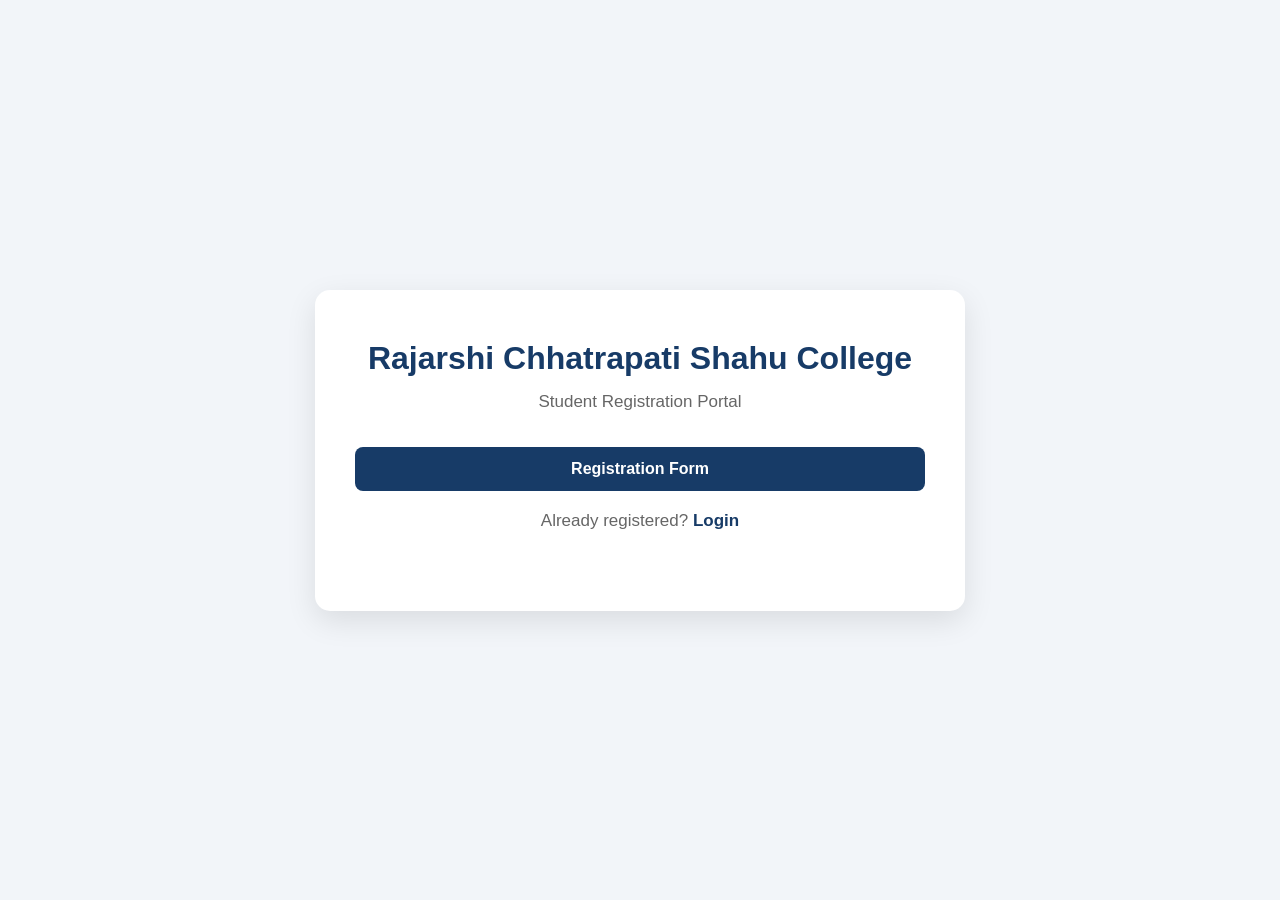
<file: index.html>
<!DOCTYPE html>
<html lang="en">
<head>
    <meta charset="UTF-8">
    <meta name="viewport" content="width=device-width, initial-scale=1.0">
    <title>Rajarshi Chhatrapati Shahu College</title>
    <link rel="stylesheet" href="style.css">
</head>

<body>

    <div class="home-container">

        <div class="college-card">

            <h1>Rajarshi Chhatrapati Shahu College</h1>

            <p>Student Registration Portal</p>

            <a href="registration.html" class="btn">
                Registration Form
            </a>

            <p class="login-text">
                Already registered?
                <a href="login.html">Login</a>
            </p>

        </div>

    </div>

</body>
</html>
</file>
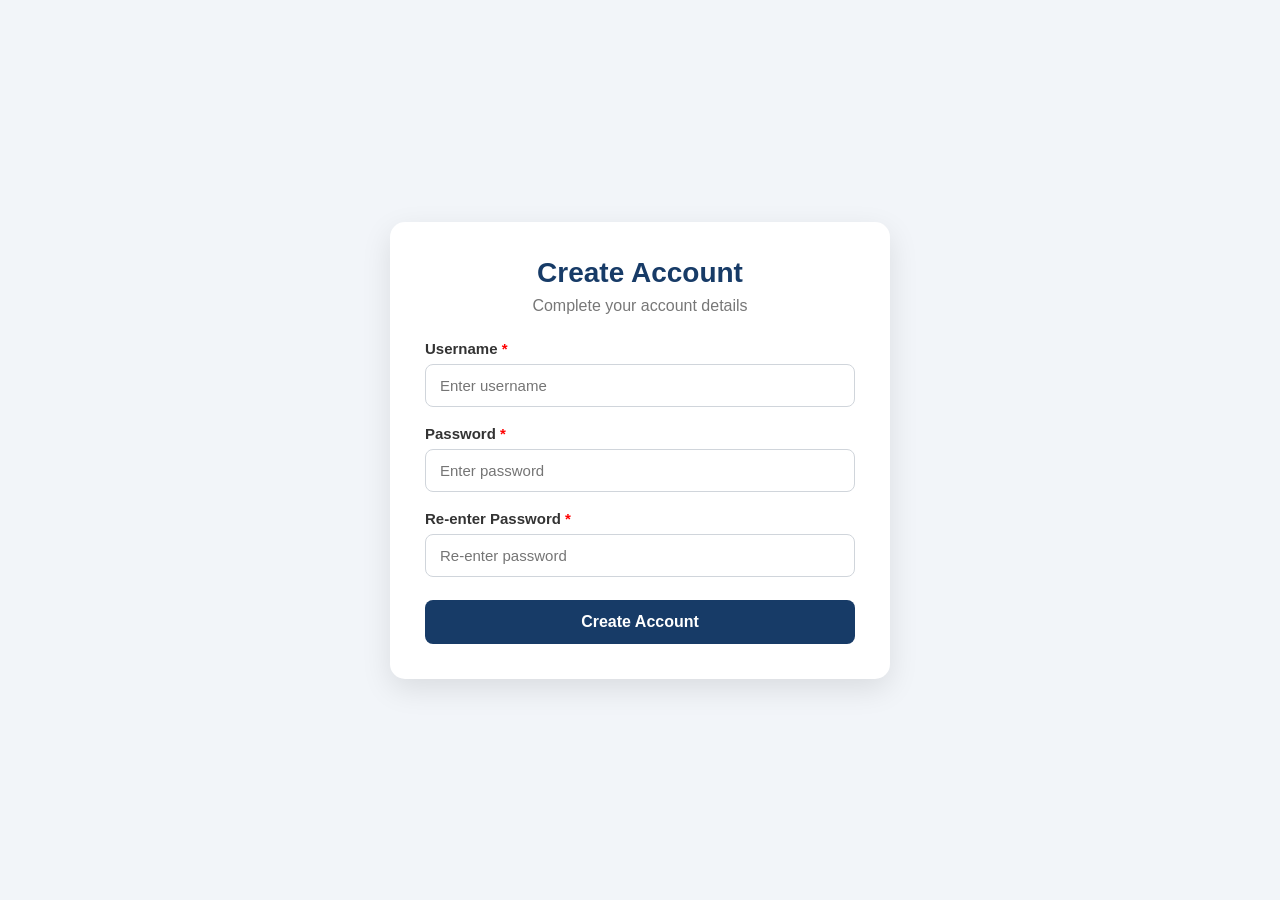
<file: account.html>
<!DOCTYPE html>
<html lang="en">
<head>
    <meta charset="UTF-8">
    <meta name="viewport" content="width=device-width, initial-scale=1.0">
    <title>Create Account</title>
    <link rel="stylesheet" href="style.css">
</head>

<body>

    <div class="form-container">

        <div class="form-card">

            <h2>Create Account</h2>

            <p class="subtitle">
                Complete your account details
            </p>

            <form action="login.html">

                <div class="input-group">
                    <label>Username <span>*</span></label>
                    <input type="text" placeholder="Enter username" required>
                </div>

                <div class="input-group">
                    <label>Password <span>*</span></label>
                    <input type="password" placeholder="Enter password" required>
                </div>

                <div class="input-group">
                    <label>Re-enter Password <span>*</span></label>
                    <input type="password" placeholder="Re-enter password" required>
                </div>

                <button type="submit" class="btn">
                    Create Account
                </button>

            </form>

        </div>

    </div>

</body>
</html>
</file>
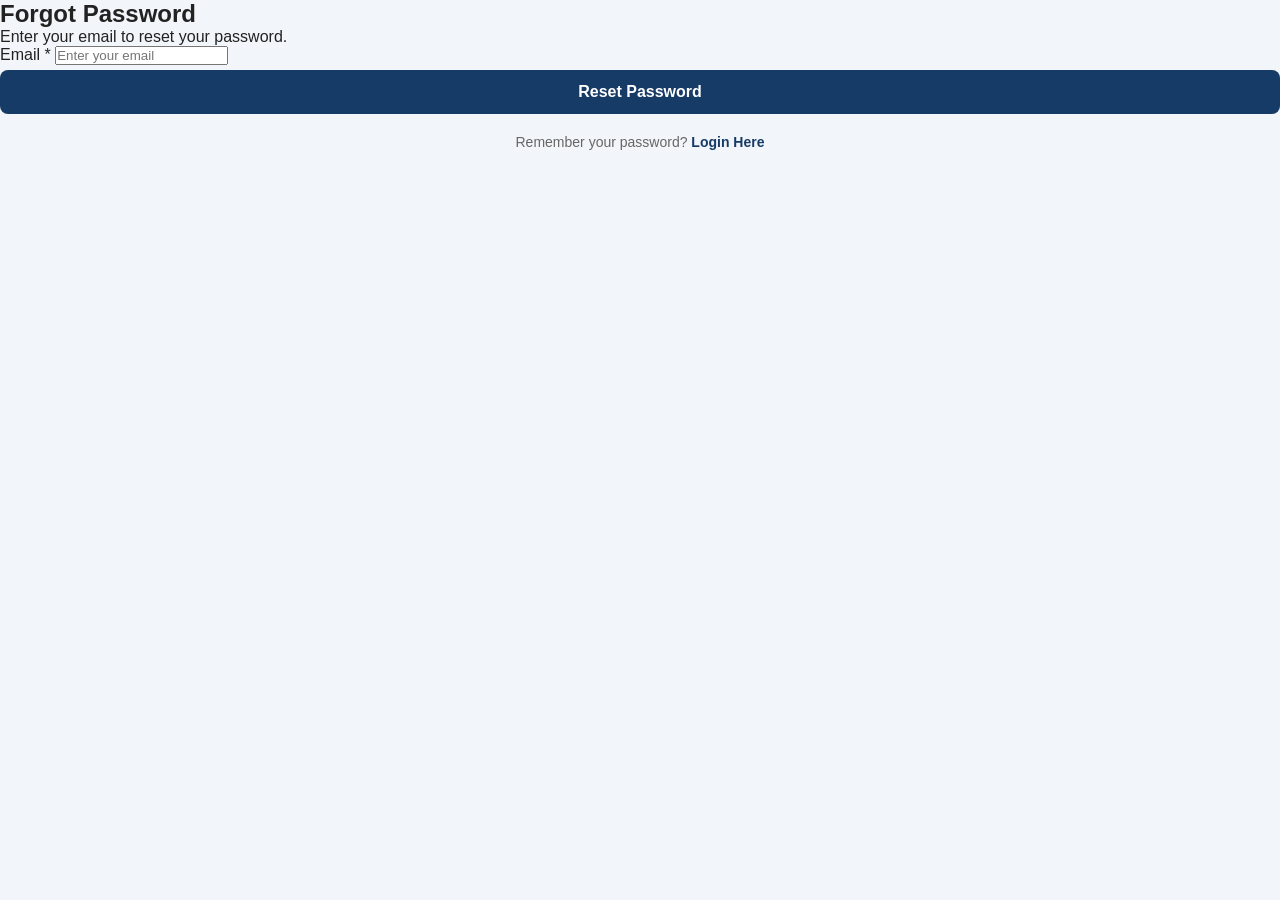
<file: forgotpassword.html>
<!DOCTYPE html>
<html lang="en">
<head>
    <meta charset="UTF-8">
    <meta name="viewport" content="width=device-width, initial-scale=1.0">
    <title>Forgot Password</title>
    <link rel="stylesheet" href="style.css">
</head>

<body>

    <div class="container">
        <div class="card">

            <h2>Forgot Password</h2>

            <p class="welcome">
                Enter your email to reset your password.
            </p>

            <form>

                <label for="email">
                    Email <span>*</span>
                </label>

                <input
                    type="email"
                    id="email"
                    name="email"
                    placeholder="Enter your email"
                    required
                >

                <button type="submit" class="btn">
                    Reset Password
                </button>

            </form>

            <p class="login-text">
                Remember your password?
                <a href="login.html">Login Here</a>
            </p>

        </div>
    </div>

</body>
</html>
</file>
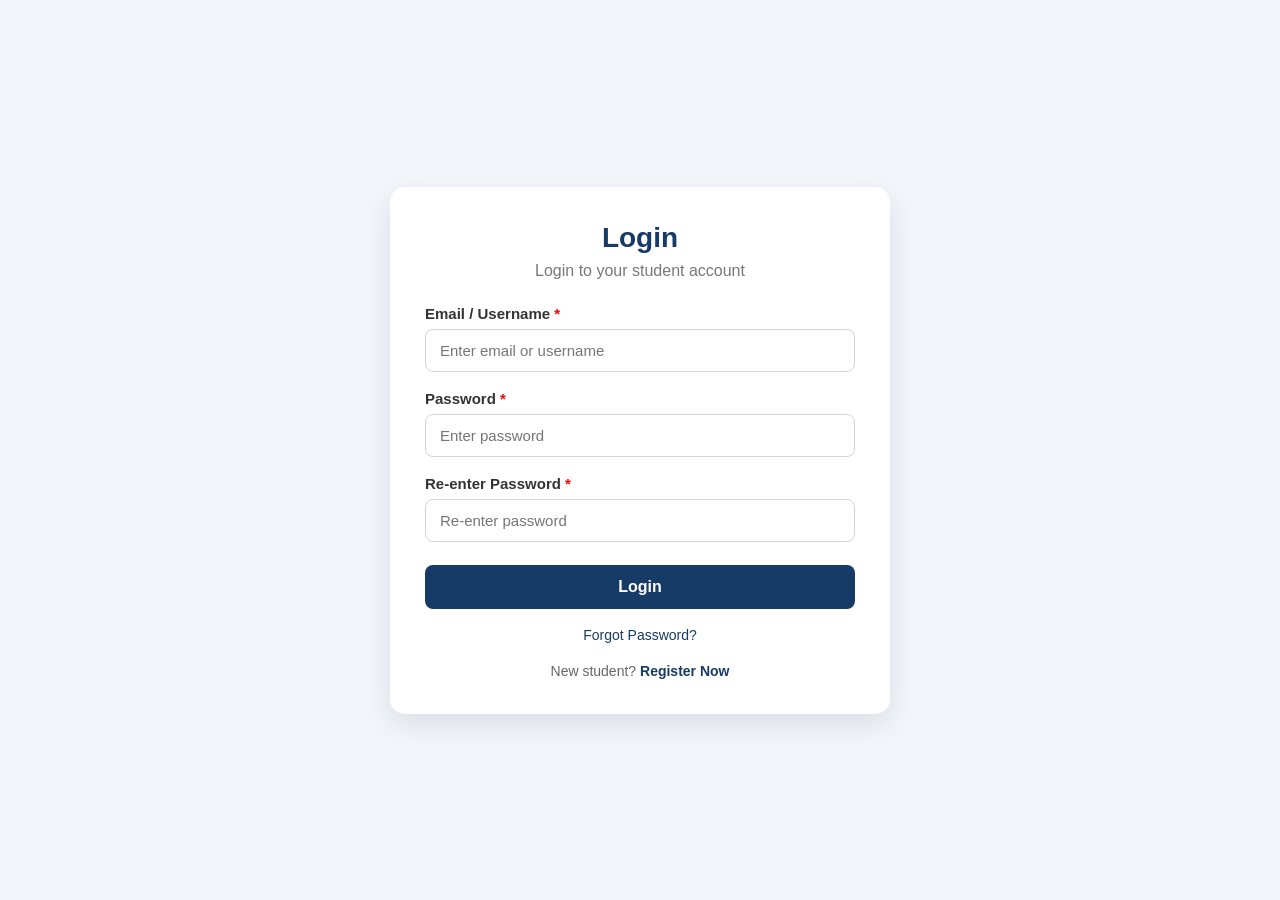
<file: login.html>
<!DOCTYPE html>
<html lang="en">
<head>
    <meta charset="UTF-8">
    <meta name="viewport" content="width=device-width, initial-scale=1.0">
    <title>Login</title>
    <link rel="stylesheet" href="style.css">
</head>

<body>

    <div class="form-container">

        <div class="form-card">

            <h2>Login</h2>

            <p class="subtitle">
                Login to your student account
            </p>

            <form>

                <div class="input-group">
                    <label>Email / Username <span>*</span></label>
                    <input
                        type="text"
                        placeholder="Enter email or username"
                        required
                    >
                </div>

                <div class="input-group">
                    <label>Password <span>*</span></label>
                    <input
                        type="password"
                        placeholder="Enter password"
                        required
                    >
                </div>

                <div class="input-group">
                    <label>Re-enter Password <span>*</span></label>
                    <input
                        type="password"
                        placeholder="Re-enter password"
                        required
                    >
                </div>

                <button type="submit" class="btn">
                    Login
                </button>

            </form>

           

            <a href="forgotpassword.html" class="forgot">
                Forgot Password?
            </a>

            <p class="login-text">
                New student?
                <a href="registration.html">Register Now</a>
            </p>

        </div>

    </div>

</body>
</html>
</file>
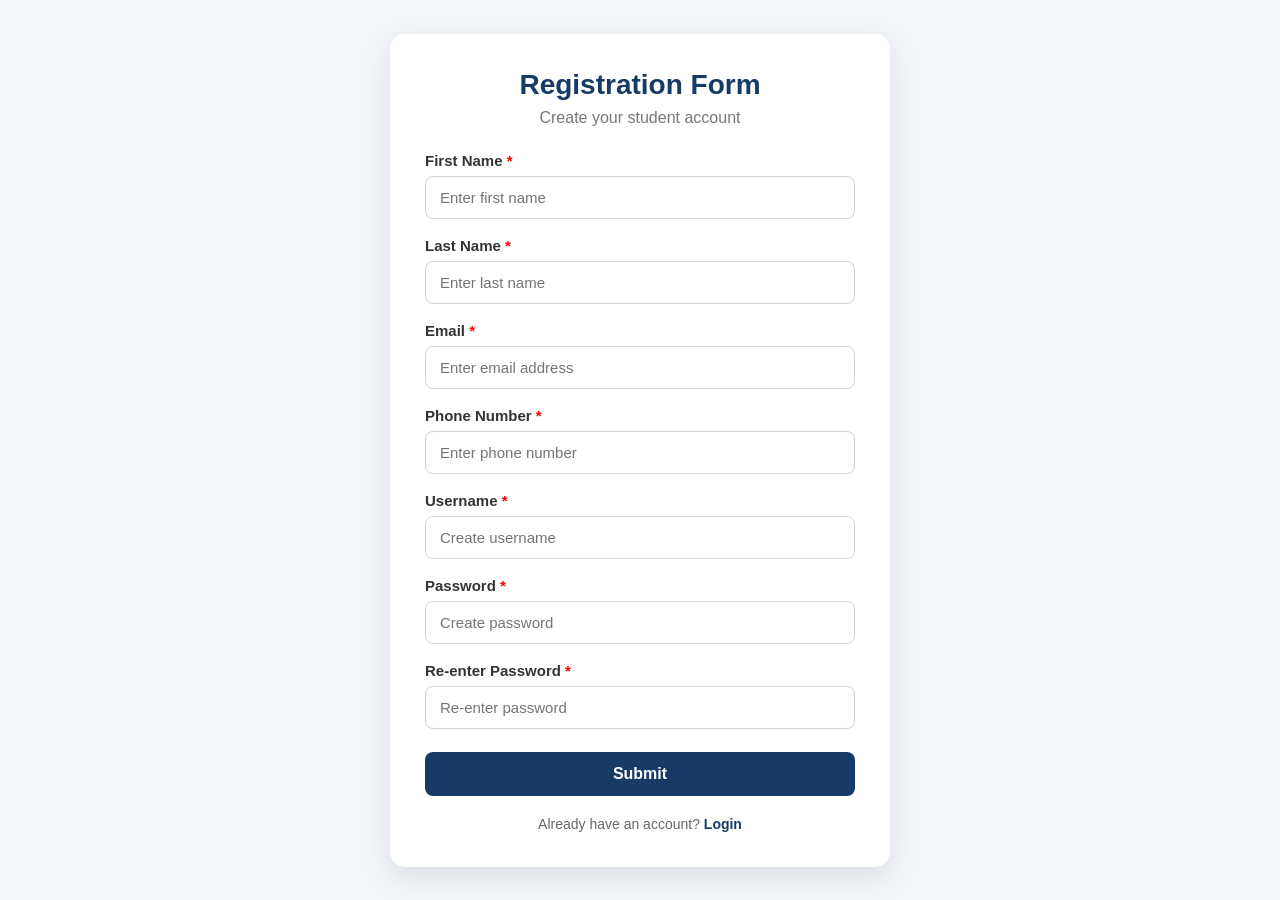
<file: registration.html>
<!DOCTYPE html>
<html lang="en">
<head>
    <meta charset="UTF-8">
    <meta name="viewport" content="width=device-width, initial-scale=1.0">
    <title>Registration Form</title>
    <link rel="stylesheet" href="style.css">
</head>

<body>

    <div class="form-container">

        <div class="form-card">

            <h2>Registration Form</h2>

            <p class="subtitle">
                Create your student account
            </p>

            <form action="account.html">

                <div class="input-group">
                    <label>First Name <span>*</span></label>
                    <input type="text" placeholder="Enter first name" required>
                </div>

                <div class="input-group">
                    <label>Last Name <span>*</span></label>
                    <input type="text" placeholder="Enter last name" required>
                </div>

                <div class="input-group">
                    <label>Email <span>*</span></label>
                    <input type="email" placeholder="Enter email address" required>
                </div>

                <div class="input-group">
                    <label>Phone Number <span>*</span></label>
                    <input type="tel" placeholder="Enter phone number" required>
                </div>

                <div class="input-group">
                    <label>Username <span>*</span></label>
                    <input type="text" placeholder="Create username" required>
                </div>

                <div class="input-group">
                    <label>Password <span>*</span></label>
                    <input type="password" placeholder="Create password" required>
                </div>

                <div class="input-group">
                    <label>Re-enter Password <span>*</span></label>
                    <input type="password" placeholder="Re-enter password" required>
                </div>

                <button type="submit" class="btn">
                    Submit
                </button>

            </form>

            <p class="login-text">
                Already have an account?
                <a href="login.html">Login</a>
            </p>

        </div>

    </div>

</body>
</html>
</file>
<file: style.css>
/* ==============================
   RESET
================================= */

* {
    margin: 0;
    padding: 0;
    box-sizing: border-box;
}


/* ==============================
   BODY
================================= */

body {
    font-family: Arial, Helvetica, sans-serif;
    background: #f2f5f9;
    color: #222;
}


/* ==============================
   HOME PAGE
================================= */

.home-container {
    min-height: 100vh;
    display: flex;
    justify-content: center;
    align-items: center;
    padding: 20px;
}

.college-card {
    width: 100%;
    max-width: 650px;
    background: white;
    padding: 50px 40px;
    border-radius: 15px;
    text-align: center;
    box-shadow: 0 10px 30px rgba(0, 0, 0, 0.10);
}

.college-card h1 {
    font-size: 32px;
    color: #173b67;
    margin-bottom: 15px;
}

.college-card p {
    color: #666;
    font-size: 17px;
    margin-bottom: 30px;
}


/* ==============================
   FORM CONTAINER
================================= */

.form-container {
    min-height: 100vh;
    display: flex;
    justify-content: center;
    align-items: center;
    padding: 30px 20px;
}


/* ==============================
   FORM CARD
================================= */

.form-card {
    width: 100%;
    max-width: 500px;
    background: white;
    padding: 35px;
    border-radius: 15px;
    box-shadow: 0 10px 30px rgba(0, 0, 0, 0.10);
}

.form-card h2 {
    text-align: center;
    color: #173b67;
    font-size: 28px;
    margin-bottom: 8px;
}

.subtitle {
    text-align: center;
    color: #777;
    margin-bottom: 25px;
}


/* ==============================
   INPUTS
================================= */

.input-group {
    margin-bottom: 18px;
}

.input-group label {
    display: block;
    font-size: 15px;
    font-weight: 600;
    margin-bottom: 7px;
    color: #333;
}

.input-group label span {
    color: red;
}

.input-group input {
    width: 100%;
    padding: 12px 14px;
    border: 1px solid #d0d5db;
    border-radius: 8px;
    font-size: 15px;
    outline: none;
    transition: 0.3s;
}

.input-group input:focus {
    border-color: #173b67;
    box-shadow: 0 0 0 3px rgba(23, 59, 103, 0.10);
}


/* ==============================
   BUTTON
================================= */

.btn {
    display: inline-block;
    width: 100%;
    padding: 13px;
    margin-top: 5px;
    background: #173b67;
    color: white;
    border: none;
    border-radius: 8px;
    font-size: 16px;
    font-weight: 600;
    text-decoration: none;
    cursor: pointer;
    transition: 0.3s;
}

.btn:hover {
    background: #0e2949;
    transform: translateY(-1px);
}


/* ==============================
   LINKS
================================= */

.login-text {
    text-align: center;
    margin-top: 20px;
    color: #666;
    font-size: 14px;
}

.login-text a {
    color: #173b67;
    font-weight: 600;
    text-decoration: none;
}

.login-text a:hover {
    text-decoration: underline;
}

.forgot {
    display: block;
    text-align: center;
    margin-top: 18px;
    color: #173b67;
    text-decoration: none;
    font-size: 14px;
}

.forgot:hover {
    text-decoration: underline;
}


/* ==============================
   MOBILE RESPONSIVE
================================= */

@media (max-width: 600px) {

    .college-card {
        padding: 35px 20px;
    }

    .college-card h1 {
        font-size: 25px;
    }

    .form-card {
        padding: 25px 20px;
    }

    .form-card h2 {
        font-size: 24px;
    }

}
</file>
